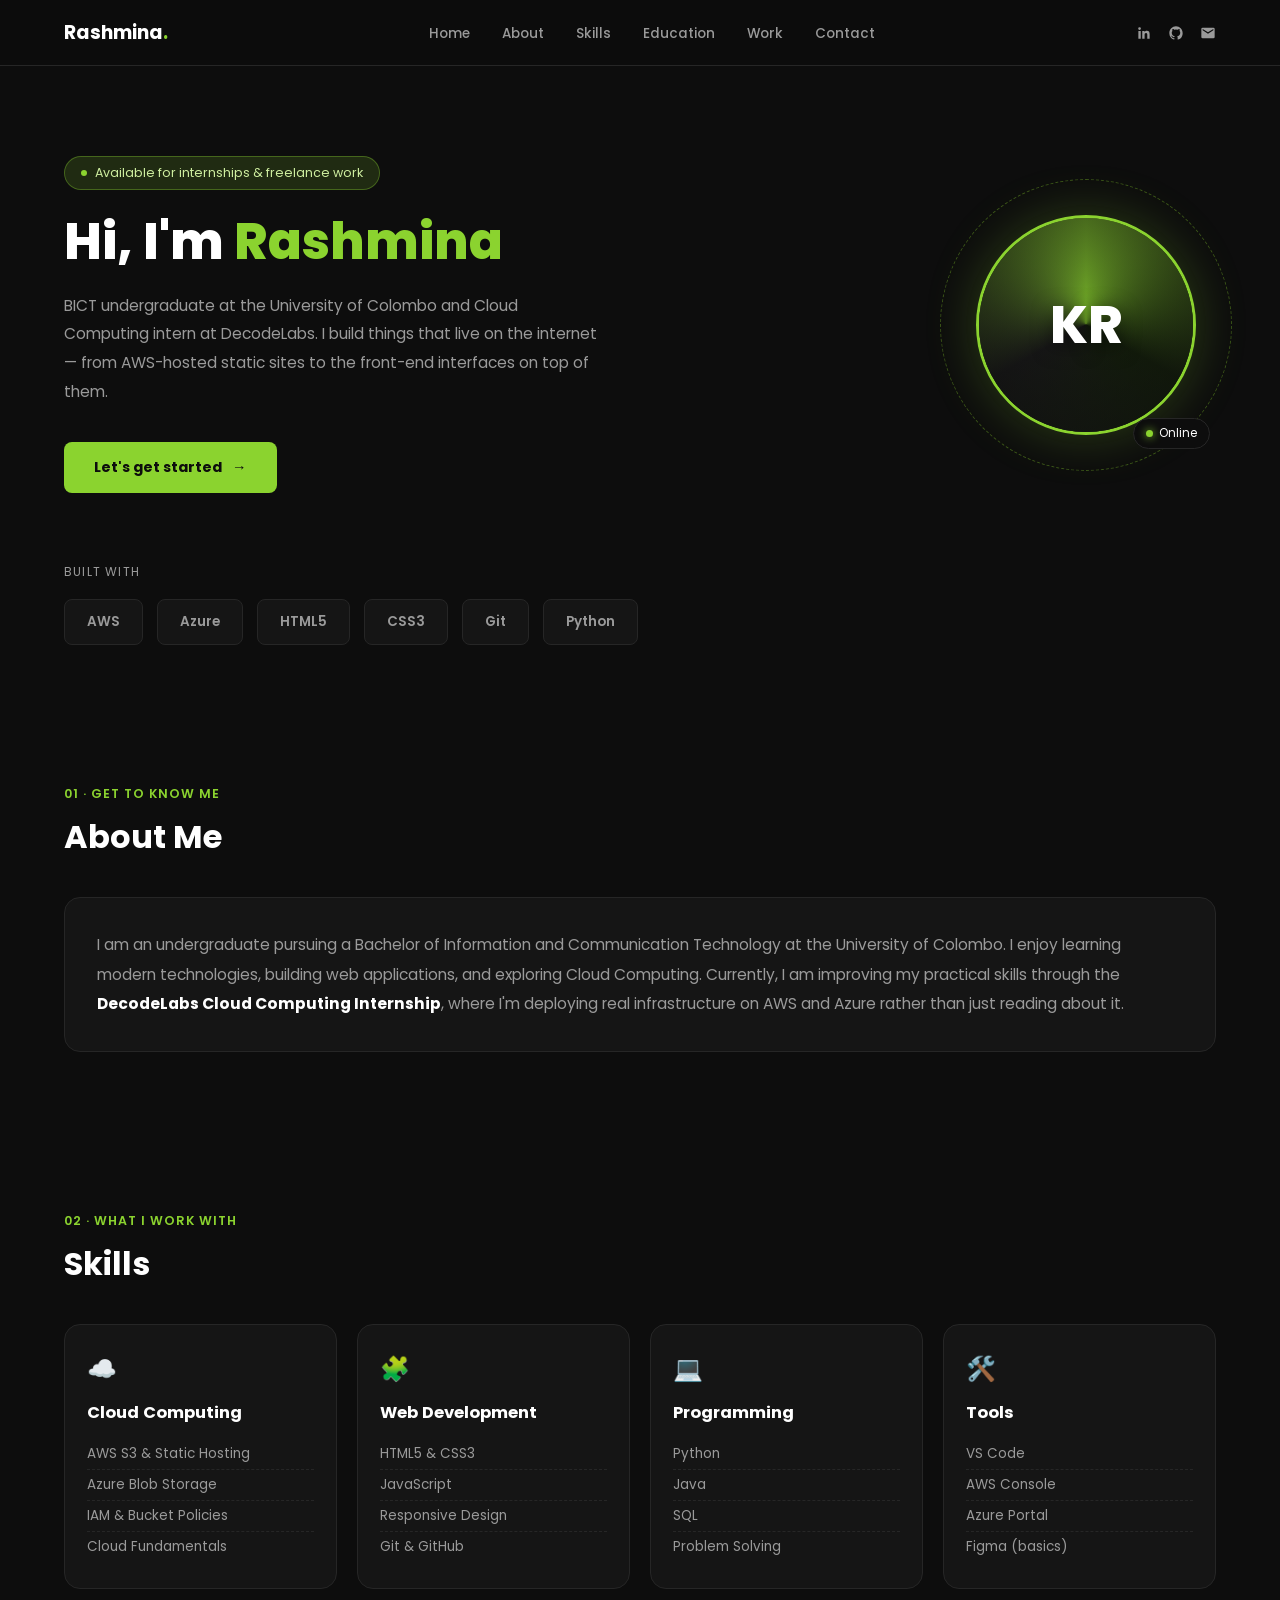
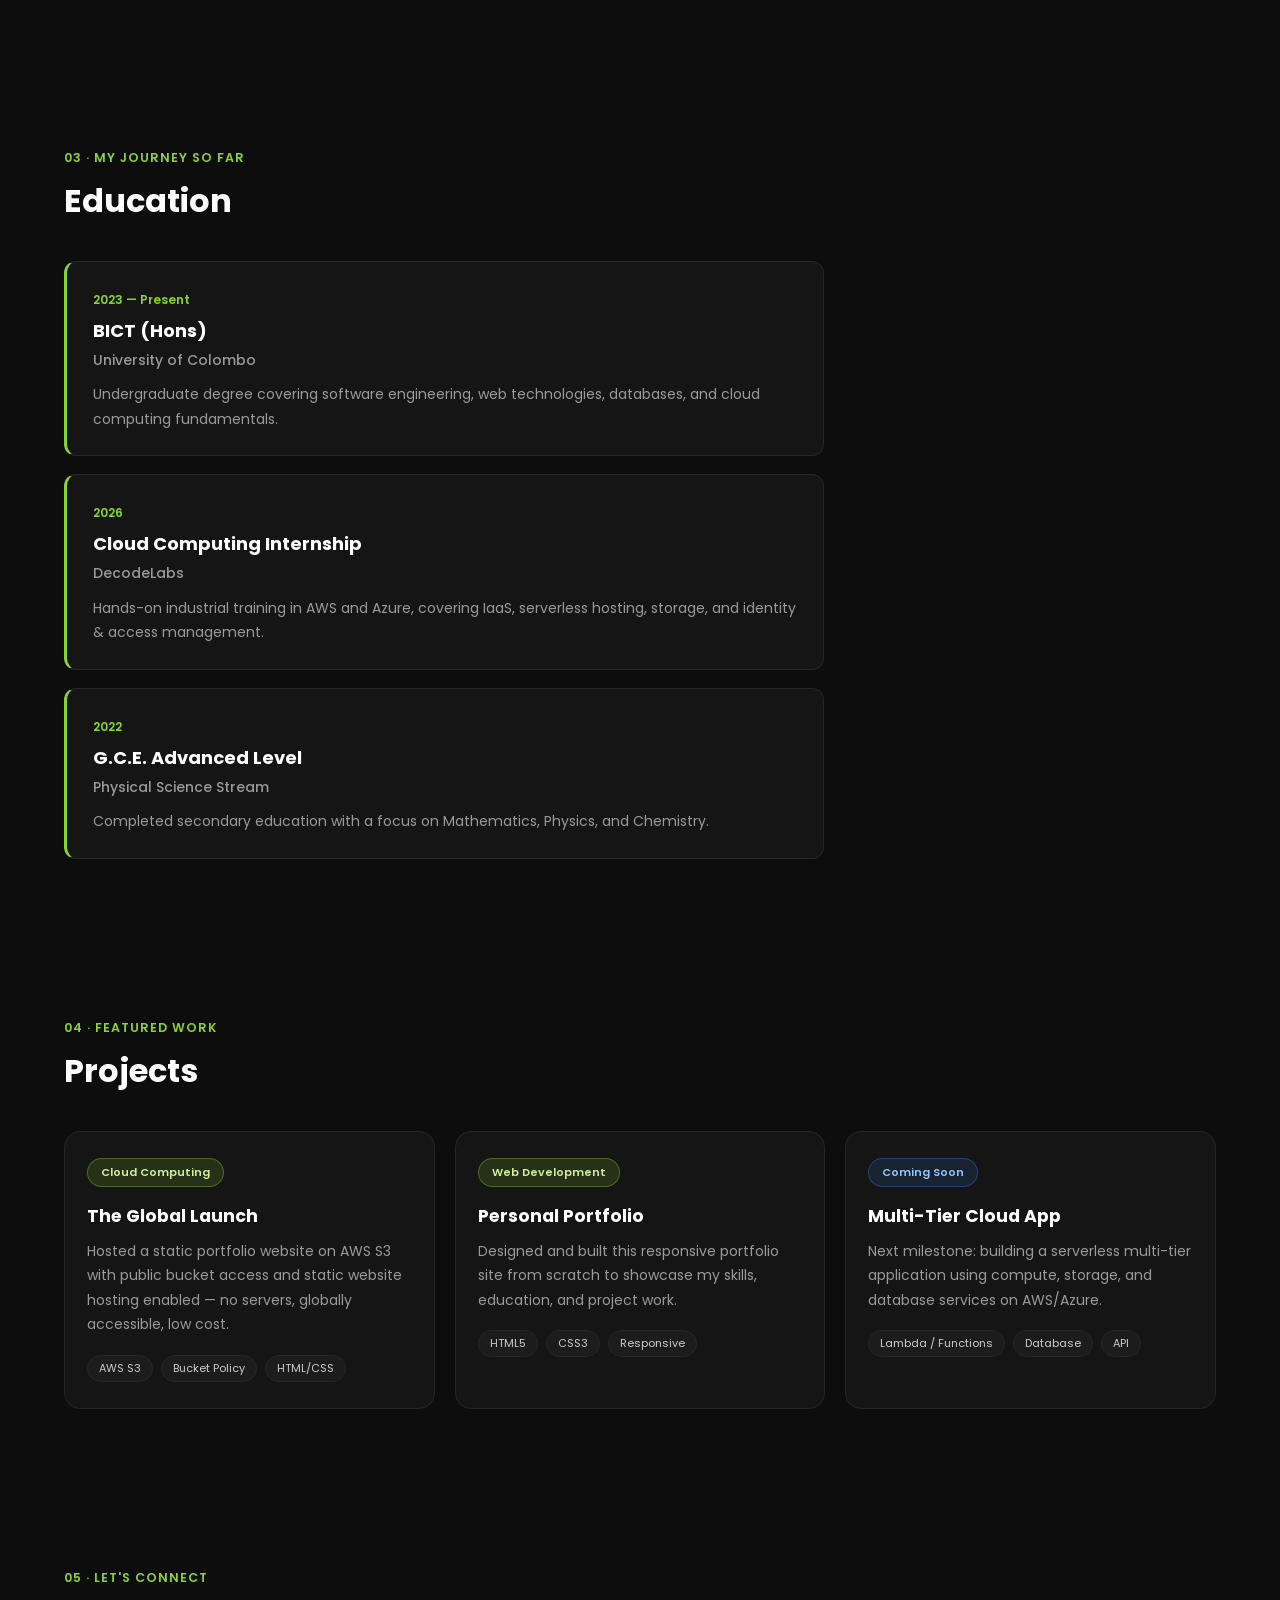
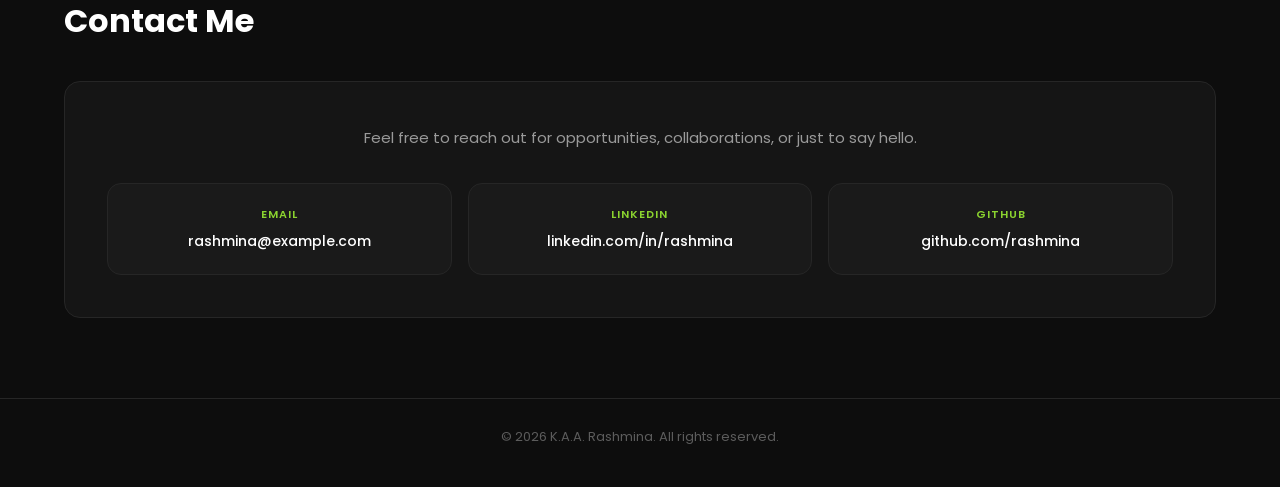
<file: index.html>
<!DOCTYPE html>
<html lang="en">
<head>
    <meta charset="UTF-8">
    <meta name="viewport" content="width=device-width, initial-scale=1.0">
    <title>K.A.A. Rashmina | Portfolio</title>

    <link rel="stylesheet" href="style.css">

    <link rel="preconnect" href="https://fonts.googleapis.com">
    <link href="https://fonts.googleapis.com/css2?family=Poppins:wght@300;400;500;600;700;800&display=swap" rel="stylesheet">
</head>

<body>

<header>
    <nav>
        <div class="logo">Rashmina<span>.</span></div>

        <ul class="nav-links">
            <li><a href="#home">Home</a></li>
            <li><a href="#about">About</a></li>
            <li><a href="#skills">Skills</a></li>
            <li><a href="#education">Education</a></li>
            <li><a href="#projects">Work</a></li>
            <li><a href="#contact">Contact</a></li>
        </ul>

        <div class="socials">
            <a href="#" aria-label="LinkedIn">
                <svg viewBox="0 0 24 24" width="16" height="16"><path fill="currentColor" d="M20.45 20.45h-3.55v-5.57c0-1.33-.02-3.04-1.85-3.04-1.86 0-2.14 1.45-2.14 2.94v5.67H9.36V9h3.41v1.56h.05c.48-.9 1.64-1.85 3.38-1.85 3.6 0 4.27 2.37 4.27 5.46v6.28zM5.34 7.43a2.06 2.06 0 1 1 0-4.12 2.06 2.06 0 0 1 0 4.12zM7.11 20.45H3.56V9h3.55v11.45z"/></svg>
            </a>
            <a href="#" aria-label="GitHub">
                <svg viewBox="0 0 24 24" width="16" height="16"><path fill="currentColor" d="M12 2C6.48 2 2 6.58 2 12.19c0 4.49 2.87 8.3 6.84 9.65.5.1.68-.22.68-.49 0-.24-.01-.88-.01-1.72-2.78.62-3.37-1.36-3.37-1.36-.45-1.18-1.11-1.49-1.11-1.49-.91-.64.07-.63.07-.63 1 .07 1.53 1.05 1.53 1.05.89 1.57 2.34 1.12 2.91.86.09-.66.35-1.12.63-1.38-2.22-.26-4.56-1.14-4.56-5.07 0-1.12.39-2.03 1.03-2.75-.1-.26-.45-1.31.1-2.73 0 0 .84-.28 2.75 1.05a9.3 9.3 0 0 1 5.01 0c1.9-1.33 2.75-1.05 2.75-1.05.55 1.42.2 2.47.1 2.73.64.72 1.03 1.63 1.03 2.75 0 3.94-2.34 4.8-4.57 5.06.36.32.68.94.68 1.9 0 1.37-.01 2.47-.01 2.81 0 .27.18.6.69.49A10.03 10.03 0 0 0 22 12.19C22 6.58 17.52 2 12 2z"/></svg>
            </a>
            <a href="mailto:rashmina@example.com" aria-label="Email">
                <svg viewBox="0 0 24 24" width="16" height="16"><path fill="currentColor" d="M20 4H4a2 2 0 0 0-2 2v12a2 2 0 0 0 2 2h16a2 2 0 0 0 2-2V6a2 2 0 0 0-2-2zm0 4-8 5-8-5V6l8 5 8-5v2z"/></svg>
            </a>
        </div>
    </nav>
</header>

<section class="hero" id="home">

    <div class="hero-text">
        <span class="status-tag"><i></i> Available for internships &amp; freelance work</span>
        <h1>Hi, I'm <span class="accent">Rashmina</span></h1>
        <p>
            BICT undergraduate at the University of Colombo and Cloud Computing intern at
            DecodeLabs. I build things that live on the internet — from AWS-hosted static
            sites to the front-end interfaces on top of them.
        </p>
        <a href="#projects" class="btn-cta">Let's get started <span>&#8594;</span></a>
    </div>

    <div class="hero-photo">
        <div class="ring-outer"></div>
        <div class="photo-frame">
            <div class="avatar-gradient"></div>
            <span class="avatar-initials">KR</span>
        </div>
        <span class="status-dot"><i></i> Online</span>
    </div>

</section>

<section class="stack-strip">
    <p class="stack-label">Built with</p>
    <div class="stack-logos">
        <span>AWS</span>
        <span>Azure</span>
        <span>HTML5</span>
        <span>CSS3</span>
        <span>Git</span>
        <span>Python</span>
    </div>
</section>

<section id="about">
    <p class="eyebrow">01 · Get to know me</p>
    <h2 class="section-title">About Me</h2>

    <div class="panel about-panel">
        <p>
            I am an undergraduate pursuing a Bachelor of Information and Communication Technology
            at the University of Colombo. I enjoy learning modern technologies, building web
            applications, and exploring Cloud Computing. Currently, I am improving my practical
            skills through the <strong>DecodeLabs Cloud Computing Internship</strong>, where I'm
            deploying real infrastructure on AWS and Azure rather than just reading about it.
        </p>
    </div>
</section>

<section id="skills">
    <p class="eyebrow">02 · What I work with</p>
    <h2 class="section-title">Skills</h2>

    <div class="grid grid-4">

        <div class="panel card">
            <div class="card-icon">☁️</div>
            <h3>Cloud Computing</h3>
            <ul>
                <li>AWS S3 &amp; Static Hosting</li>
                <li>Azure Blob Storage</li>
                <li>IAM &amp; Bucket Policies</li>
                <li>Cloud Fundamentals</li>
            </ul>
        </div>

        <div class="panel card">
            <div class="card-icon">🧩</div>
            <h3>Web Development</h3>
            <ul>
                <li>HTML5 &amp; CSS3</li>
                <li>JavaScript</li>
                <li>Responsive Design</li>
                <li>Git &amp; GitHub</li>
            </ul>
        </div>

        <div class="panel card">
            <div class="card-icon">💻</div>
            <h3>Programming</h3>
            <ul>
                <li>Python</li>
                <li>Java</li>
                <li>SQL</li>
                <li>Problem Solving</li>
            </ul>
        </div>

        <div class="panel card">
            <div class="card-icon">🛠️</div>
            <h3>Tools</h3>
            <ul>
                <li>VS Code</li>
                <li>AWS Console</li>
                <li>Azure Portal</li>
                <li>Figma (basics)</li>
            </ul>
        </div>

    </div>
</section>

<section id="education">
    <p class="eyebrow">03 · My journey so far</p>
    <h2 class="section-title">Education</h2>

    <div class="timeline">

        <div class="panel timeline-item">
            <span class="timeline-date">2023 — Present</span>
            <h3>BICT (Hons)</h3>
            <p class="timeline-org">University of Colombo</p>
            <p>Undergraduate degree covering software engineering, web technologies, databases, and cloud computing fundamentals.</p>
        </div>

        <div class="panel timeline-item">
            <span class="timeline-date">2026</span>
            <h3>Cloud Computing Internship</h3>
            <p class="timeline-org">DecodeLabs</p>
            <p>Hands-on industrial training in AWS and Azure, covering IaaS, serverless hosting, storage, and identity &amp; access management.</p>
        </div>

        <div class="panel timeline-item">
            <span class="timeline-date">2022</span>
            <h3>G.C.E. Advanced Level</h3>
            <p class="timeline-org">Physical Science Stream</p>
            <p>Completed secondary education with a focus on Mathematics, Physics, and Chemistry.</p>
        </div>

    </div>
</section>

<section id="projects">
    <p class="eyebrow">04 · Featured work</p>
    <h2 class="section-title">Projects</h2>

    <div class="grid grid-3">

        <div class="panel card project-card">
            <span class="tag">Cloud Computing</span>
            <h3>The Global Launch</h3>
            <p>Hosted a static portfolio website on AWS S3 with public bucket access and static website hosting enabled — no servers, globally accessible, low cost.</p>
            <div class="stack">
                <span>AWS S3</span>
                <span>Bucket Policy</span>
                <span>HTML/CSS</span>
            </div>
        </div>

        <div class="panel card project-card">
            <span class="tag">Web Development</span>
            <h3>Personal Portfolio</h3>
            <p>Designed and built this responsive portfolio site from scratch to showcase my skills, education, and project work.</p>
            <div class="stack">
                <span>HTML5</span>
                <span>CSS3</span>
                <span>Responsive</span>
            </div>
        </div>

        <div class="panel card project-card">
            <span class="tag tag-soon">Coming Soon</span>
            <h3>Multi-Tier Cloud App</h3>
            <p>Next milestone: building a serverless multi-tier application using compute, storage, and database services on AWS/Azure.</p>
            <div class="stack">
                <span>Lambda / Functions</span>
                <span>Database</span>
                <span>API</span>
            </div>
        </div>

    </div>
</section>

<section id="contact">
    <p class="eyebrow">05 · Let's connect</p>
    <h2 class="section-title">Contact Me</h2>

    <div class="panel contact-panel">
        <p class="contact-intro">Feel free to reach out for opportunities, collaborations, or just to say hello.</p>

        <div class="contact-grid">
            <a href="mailto:rashmina@example.com" class="contact-card">
                <span class="contact-label">Email</span>
                <span class="contact-value">rashmina@example.com</span>
            </a>

            <a href="#" class="contact-card">
                <span class="contact-label">LinkedIn</span>
                <span class="contact-value">linkedin.com/in/rashmina</span>
            </a>

            <a href="#" class="contact-card">
                <span class="contact-label">GitHub</span>
                <span class="contact-value">github.com/rashmina</span>
            </a>
        </div>
    </div>
</section>

<footer>
    <p>&copy; 2026 K.A.A. Rashmina. All rights reserved.</p>
</footer>

</body>
</html>
</file>
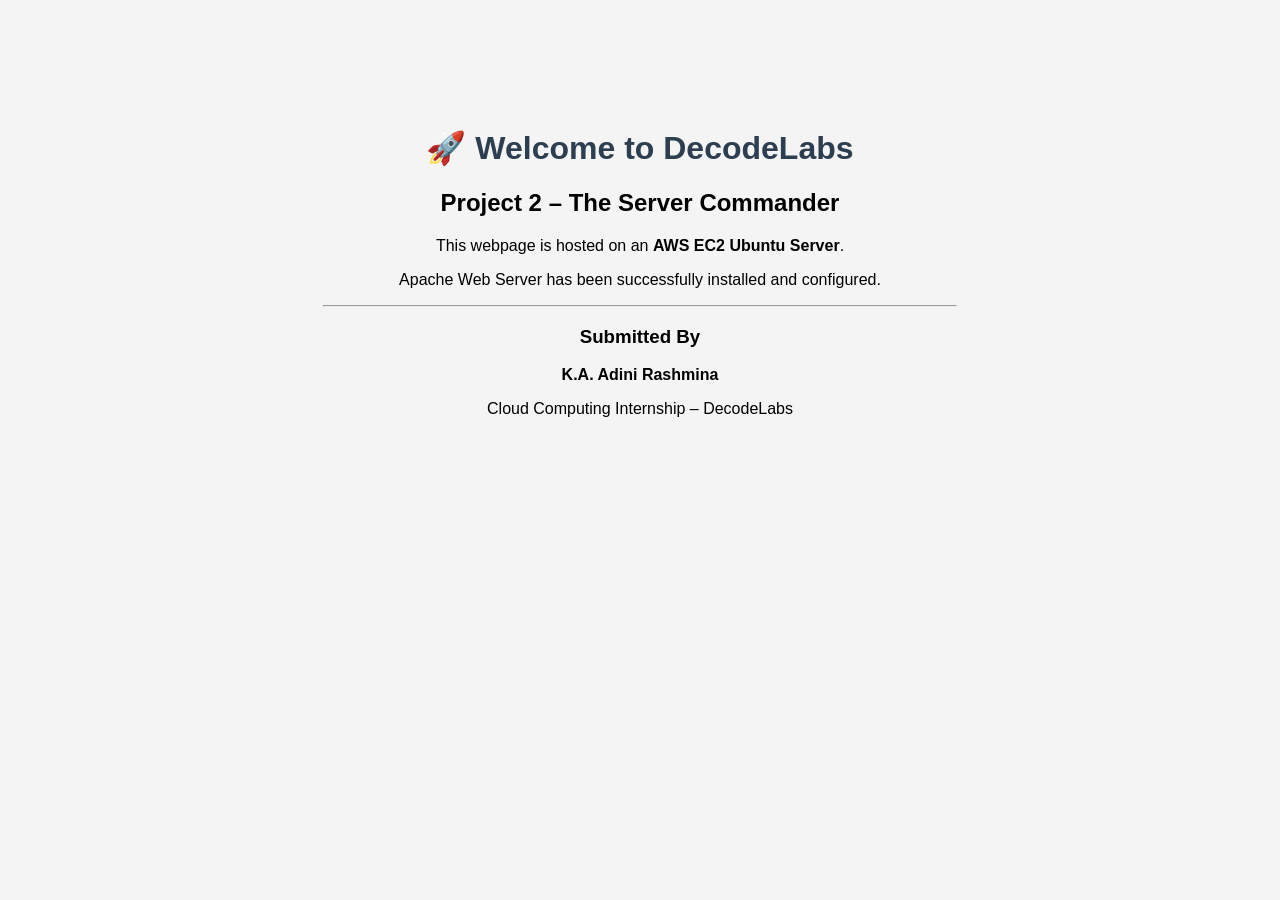
<file: Project-2/index.html>
<!DOCTYPE html>
<html lang="en">
<head>
    <meta charset="UTF-8">
    <meta name="viewport" content="width=device-width, initial-scale=1.0">
    <title>DecodeLabs Project 2</title>
</head>
<body style="font-family: Arial, sans-serif; background-color:#f4f4f4; text-align:center; padding-top:100px;">

    <h1 style="color:#2c3e50;">🚀 Welcome to DecodeLabs</h1>

    <h2>Project 2 – The Server Commander</h2>

    <p>This webpage is hosted on an <strong>AWS EC2 Ubuntu Server</strong>.</p>

    <p>Apache Web Server has been successfully installed and configured.</p>

    <hr style="width:50%;">

    <h3>Submitted By</h3>

    <p><strong>K.A. Adini Rashmina</strong></p>

    <p>Cloud Computing Internship – DecodeLabs</p>

</body>
</html>
</file>
<file: style.css>
*{
    margin:0;
    padding:0;
    box-sizing:border-box;
    font-family:'Poppins',sans-serif;
}

html{
    scroll-behavior:smooth;
}

body{
    background:#0D0D0D;
    color:#F2F2F2;
}

:root{
    --accent:#8BD32F;
    --accent-dim:rgba(139,211,47,0.15);
    --muted:#9A9A9A;
    --border:#262626;
    --panel:#151515;
}

/* Nav */

header{
    width:100%;
    position:sticky;
    top:0;
    z-index:1000;
    background:rgba(13,13,13,0.85);
    backdrop-filter:blur(10px);
    border-bottom:1px solid var(--border);
}

nav{
    max-width:1200px;
    margin:auto;
    display:flex;
    align-items:center;
    justify-content:space-between;
    padding:18px 24px;
}

.logo{
    font-size:19px;
    font-weight:700;
    color:#fff;
}

.logo span{
    color:var(--accent);
}

.nav-links{
    display:flex;
    list-style:none;
    gap:32px;
}

.nav-links a{
    text-decoration:none;
    color:var(--muted);
    font-size:13.5px;
    font-weight:500;
    transition:.25s;
}

.nav-links a:hover{
    color:#fff;
}

.socials{
    display:flex;
    gap:16px;
}

.socials a{
    color:var(--muted);
    display:flex;
    transition:.25s;
}

.socials a:hover{
    color:var(--accent);
}

/* Hero */

.hero{
    max-width:1200px;
    margin:auto;
    padding:90px 24px 70px;
    display:flex;
    align-items:center;
    justify-content:space-between;
    gap:50px;
}

.hero-text{
    max-width:540px;
}

.status-tag{
    display:inline-flex;
    align-items:center;
    gap:8px;
    font-size:12.5px;
    color:#CFEFA0;
    background:var(--accent-dim);
    border:1px solid rgba(139,211,47,0.35);
    padding:7px 16px;
    border-radius:999px;
    margin-bottom:24px;
}

.status-tag i{
    width:6px;
    height:6px;
    border-radius:50%;
    background:var(--accent);
    display:inline-block;
}

.hero h1{
    font-size:50px;
    font-weight:800;
    line-height:1.15;
    margin-bottom:20px;
    color:#fff;
}

.accent{
    color:var(--accent);
}

.hero p{
    color:var(--muted);
    line-height:1.85;
    font-size:15.5px;
    margin-bottom:36px;
}

.btn-cta{
    display:inline-flex;
    align-items:center;
    gap:10px;
    background:var(--accent);
    color:#0D0D0D;
    text-decoration:none;
    font-weight:700;
    font-size:14.5px;
    padding:15px 30px;
    border-radius:8px;
    transition:.25s;
}

.btn-cta:hover{
    background:#a1e64a;
    transform:translateY(-3px);
}

.btn-cta span{
    transition:.25s;
}

.btn-cta:hover span{
    transform:translateX(4px);
    display:inline-block;
}

/* Hero photo / animated avatar */

.hero-photo{
    position:relative;
    flex-shrink:0;
    width:260px;
    height:260px;
    display:flex;
    align-items:center;
    justify-content:center;
}

.ring-outer{
    position:absolute;
    inset:-16px;
    border:1.5px dashed rgba(139,211,47,0.35);
    border-radius:50%;
    animation:spin 18s linear infinite;
}

.photo-frame{
    width:220px;
    height:220px;
    border-radius:50%;
    overflow:hidden;
    position:relative;
    border:3px solid var(--accent);
    box-shadow:0 0 50px rgba(139,211,47,0.25);
}

.avatar-gradient{
    position:absolute;
    inset:-40%;
    background:conic-gradient(from 0deg, #8BD32F, #14210a, #1a1a1a, #8BD32F);
    animation:spin 7s linear infinite;
}

.avatar-initials{
    position:absolute;
    inset:0;
    display:flex;
    align-items:center;
    justify-content:center;
    font-size:52px;
    font-weight:800;
    color:#fff;
    text-shadow:0 4px 20px rgba(0,0,0,0.5);
    background:radial-gradient(circle at center, rgba(13,13,13,0.15) 0%, rgba(13,13,13,0.55) 75%);
}

.status-dot{
    position:absolute;
    bottom:6px;
    right:6px;
    display:flex;
    align-items:center;
    gap:6px;
    background:#0D0D0D;
    border:1px solid var(--border);
    padding:6px 12px;
    border-radius:999px;
    font-size:11.5px;
    color:#fff;
}

.status-dot i{
    width:7px;
    height:7px;
    border-radius:50%;
    background:var(--accent);
    box-shadow:0 0 8px var(--accent);
    animation:pulse 2s infinite;
}

@keyframes spin{
    from{ transform:rotate(0deg); }
    to{ transform:rotate(360deg); }
}

@keyframes pulse{
    0%,100%{ opacity:1; }
    50%{ opacity:.35; }
}

@media (prefers-reduced-motion: reduce){
    .ring-outer, .avatar-gradient, .status-dot i{ animation:none; }
}

/* Stack strip */

.stack-strip{
    max-width:1200px;
    margin:0 auto 60px;
    padding:0 24px;
}

.stack-label{
    font-size:12px;
    text-transform:uppercase;
    letter-spacing:.1em;
    color:var(--muted);
    margin-bottom:18px;
}

.stack-logos{
    display:flex;
    flex-wrap:wrap;
    gap:14px;
}

.stack-logos span{
    background:var(--panel);
    border:1px solid var(--border);
    color:var(--muted);
    font-weight:600;
    font-size:13.5px;
    padding:12px 22px;
    border-radius:8px;
    transition:.25s;
}

.stack-logos span:hover{
    color:#fff;
    border-color:var(--accent);
}

/* Section shared */

section{
    max-width:1200px;
    margin:0 auto;
    padding:80px 24px;
}

.eyebrow{
    font-size:12.5px;
    letter-spacing:.08em;
    text-transform:uppercase;
    color:var(--accent);
    margin-bottom:10px;
    font-weight:600;
}

.section-title{
    font-size:32px;
    font-weight:700;
    margin-bottom:36px;
    color:#fff;
}

.panel{
    background:var(--panel);
    border:1px solid var(--border);
    border-radius:16px;
}

/* About */

.about-panel{
    padding:32px;
}

.about-panel p{
    color:var(--muted);
    line-height:1.9;
    font-size:15.5px;
}

.about-panel strong{
    color:#fff;
}

/* Grids */

.grid{
    display:grid;
    gap:20px;
}

.grid-4{ grid-template-columns:repeat(4,1fr); }
.grid-3{ grid-template-columns:repeat(3,1fr); }

.card{
    padding:26px 22px;
    transition:.3s;
}

.card:hover{
    transform:translateY(-6px);
    border-color:var(--accent);
}

.card-icon{
    font-size:24px;
    margin-bottom:14px;
}

.card h3{
    font-size:16.5px;
    margin-bottom:14px;
    color:#fff;
}

.card ul{
    list-style:none;
}

.card ul li{
    padding:5px 0;
    font-size:13.5px;
    color:var(--muted);
    border-bottom:1px dashed var(--border);
}

.card ul li:last-child{
    border-bottom:none;
}

/* Timeline */

.timeline{
    display:flex;
    flex-direction:column;
    gap:18px;
    max-width:760px;
}

.timeline-item{
    padding:24px 26px;
    border-left:3px solid var(--accent);
    border-radius:12px;
}

.timeline-date{
    display:inline-block;
    font-size:12px;
    color:var(--accent);
    font-weight:600;
    margin-bottom:8px;
}

.timeline-item h3{
    font-size:18px;
    margin-bottom:4px;
    color:#fff;
}

.timeline-org{
    color:#CFEFA0;
    font-weight:500;
    font-size:13.5px;
    margin-bottom:10px;
}

.timeline-item p{
    color:var(--muted);
    line-height:1.75;
    font-size:14px;
}

/* Projects */

.tag{
    display:inline-block;
    font-size:11px;
    font-weight:600;
    color:#CFEFA0;
    background:var(--accent-dim);
    border:1px solid rgba(139,211,47,0.35);
    padding:5px 13px;
    border-radius:999px;
    margin-bottom:16px;
}

.tag-soon{
    color:#93C5FD;
    background:rgba(59,130,246,0.12);
    border-color:rgba(59,130,246,0.35);
}

.project-card h3{
    font-size:17.5px;
    margin-bottom:10px;
    color:#fff;
}

.project-card p{
    color:var(--muted);
    font-size:14px;
    line-height:1.75;
    margin-bottom:18px;
}

.stack{
    display:flex;
    flex-wrap:wrap;
    gap:8px;
}

.stack span{
    font-size:11px;
    color:#ccc;
    background:#1c1c1c;
    border:1px solid var(--border);
    padding:4px 11px;
    border-radius:999px;
}

/* Contact */

.contact-panel{
    padding:42px;
    text-align:center;
}

.contact-intro{
    color:var(--muted);
    max-width:560px;
    margin:0 auto 32px;
    line-height:1.8;
    font-size:15px;
}

.contact-grid{
    display:grid;
    grid-template-columns:repeat(3,1fr);
    gap:16px;
}

.contact-card{
    display:flex;
    flex-direction:column;
    gap:8px;
    text-decoration:none;
    background:#1a1a1a;
    border:1px solid var(--border);
    border-radius:14px;
    padding:22px 16px;
    transition:.3s;
}

.contact-card:hover{
    transform:translateY(-5px);
    border-color:var(--accent);
}

.contact-label{
    font-size:11px;
    text-transform:uppercase;
    letter-spacing:1px;
    color:var(--accent);
    font-weight:600;
}

.contact-value{
    color:#fff;
    font-weight:500;
    font-size:14px;
    word-break:break-word;
}

/* Footer */

footer{
    text-align:center;
    padding:28px 20px 40px;
    color:#5c5c5c;
    font-size:13px;
    border-top:1px solid var(--border);
}

/* Responsive */

@media (max-width:900px){
    .hero{ flex-direction:column-reverse; text-align:center; }
    .hero-text{ max-width:100%; }
    .grid-4{ grid-template-columns:repeat(2,1fr); }
    .grid-3{ grid-template-columns:1fr; }
    .contact-grid{ grid-template-columns:1fr; }
    .nav-links{ display:none; }
}

@media (max-width:640px){
    .hero h1{ font-size:36px; }
    .grid-4{ grid-template-columns:1fr; }
    .hero-photo{ width:200px; height:200px; }
    .photo-frame{ width:170px; height:170px; }
    .avatar-initials{ font-size:40px; }
}
</file>
